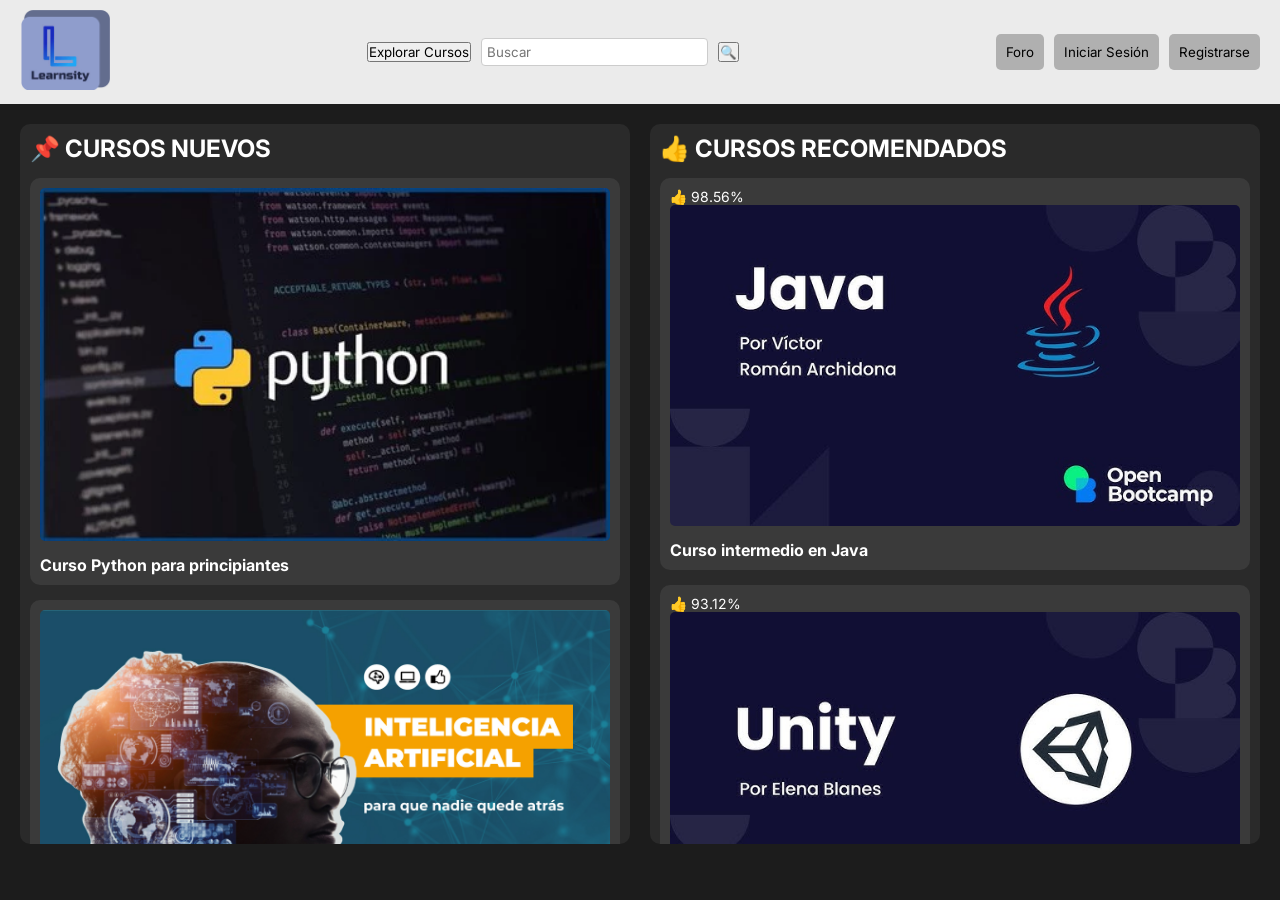
<file: Modelo/index.html>
<!DOCTYPE html>
<html lang="es">
<head>
  <meta charset="UTF-8">
  <meta name="viewport" content="width=device-width, initial-scale=1.0">
  <title>Learnsity</title>
  <link href="https://fonts.googleapis.com/css2?family=Inter:wght@400;600&display=swap" rel="stylesheet">
  <link rel="stylesheet" href="..\Vista\styles.css">
</head>
<body>

  <header>
    <div onclick="location.href='index.html'" style="cursor: pointer;">
     <img src="../Recursos/img/image1.png" alt="Logo de Learnsity">
    </div>
    <div class="search-container">
      <button>Explorar Cursos</button>
      <input type="text" placeholder="Buscar">
      <button>🔍</button>
    </div>
    <div id="nav-auth-buttons" class="nav-buttons">
      </div>
</header>
  <main>
    <div class="column">
      <h2>📌 CURSOS NUEVOS</h2>
      <div class="course">
        <div onclick="location.href='descripcion.html'" class="curso-card" style="cursor: pointer;">
        <img src="..\Recursos\img\image2.png" alt="Curso de Python">
          <h3>Curso Python para principiantes</h3>
        </div>
      </div>
      <div class="course">
        <img src="..\Recursos\img\image3.png" alt="Curso de IA">
        <h3>Inicia en el mundo de la IA y de las redes...</h3>
      </div>
      <div class="course">
        <img src="..\Recursos\img\image4.png" alt="Curso de SQL">
        <h3>Bases de datos SQL</h3>
      </div>
    </div>
    <div class="column">
      <h2>👍 CURSOS RECOMENDADOS</h2>
      <div class="course">
        <div class="rating">👍 98.56%</div>
        <img src="..\Recursos\img\image5.png" alt="Curso de Java">
        <h3>Curso intermedio en Java</h3>
      </div>
      <div class="course">
        <div class="rating">👍 93.12%</div>
        <img src="..\Recursos\img\image6.png" alt="Curso de Unity">
        <h3>Desarrollo de videojuegos con Unity</h3>
      </div>
      <div class="course">
        <div class="rating">👍 90.76%</div>
        <img src="..\Recursos\img\image7.png" alt="Curso de C#">
        <h3>Curso de C# desde cero</h3>
      </div>
    </div>
  </main>
  <script src="..\Control\auth.js"></script>
</body>
</html>
</file>
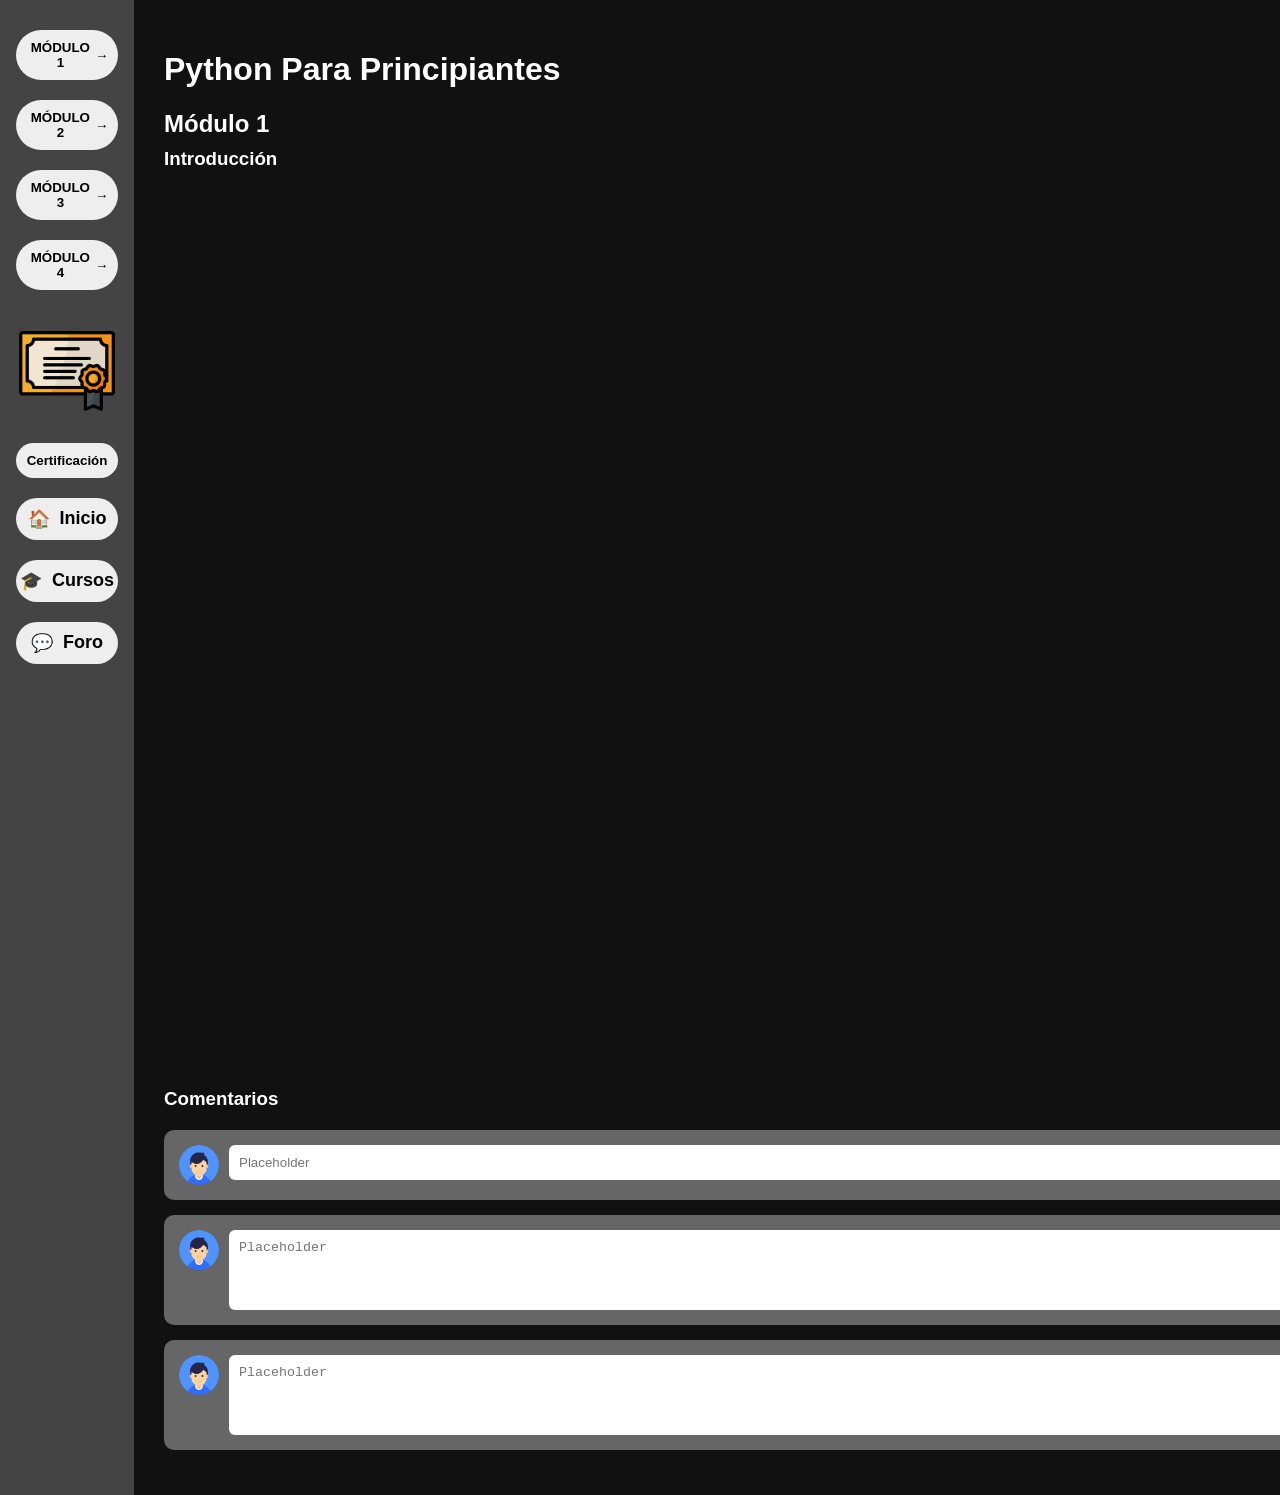
<file: Modelo/curso.html>
<!DOCTYPE html>
<html lang="es">
<head>
  <meta charset="UTF-8" />
  <meta name="viewport" content="width=device-width, initial-scale=1.0"/>
  <title>Curso - Python</title>
  <link rel="stylesheet" href="..\Vista\curso.css"/>
</head>
<body>
  <div class="curso-container">
    <div class="sidebar">
      <button>MÓDULO 1 <span>→</span></button>
      <button>MÓDULO 2 <span>→</span></button>
      <button>MÓDULO 3 <span>→</span></button>
      <button>MÓDULO 4 <span>→</span></button>

      <img src="..\Recursos\img\certificado.png" alt="Certificación" class="cert-img">
      <button class="certificacion-button">Certificación</button>

      <button class="nav-icon" onclick="location.href='index.html'">🏠 <span>Inicio</span></button>
      <button class="nav-icon">🎓 <span>Cursos</span></button>
      <button class="nav-icon" onclick="location.href='foro.html'">💬 <span>Foro</span></button>
    </div>

   <div class="content-area">
    <div class="video-section">
        <h1>Python Para Principiantes</h1>
        <h2>Módulo 1</h2>
        <h3>Introducción</h3>
        <iframe width="1296" height="864" src="https://www.youtube.com/embed/Kp4Mvapo5kc" frameborder="0" allow="accelerometer; autoplay; clipboard-write; encrypted-media; gyroscope; picture-in-picture; web-share" referrerpolicy="strict-origin-when-cross-origin" allowfullscreen></iframe>
    </div>
    <div class="comments-section">
        <h3>Comentarios</h3>

        <div class="comment-box">
          <img src="..\Recursos\img\avatar.png" alt="avatar"/>
          <input type="text" placeholder="Placeholder">
        </div>

        <div class="comment-box">
          <img src="..\Recursos\img\avatar.png" alt="avatar"/>
          <textarea placeholder="Placeholder"></textarea>
        </div>

        <div class="comment-box">
          <img src="..\Recursos\img\avatar.png" alt="avatar"/>
          <textarea placeholder="Placeholder"></textarea>
        </div>
      </div>
    </div>
  </div>
</div>
  <script src="../Control/curso.js"></script>
</body>
</html>
</file>
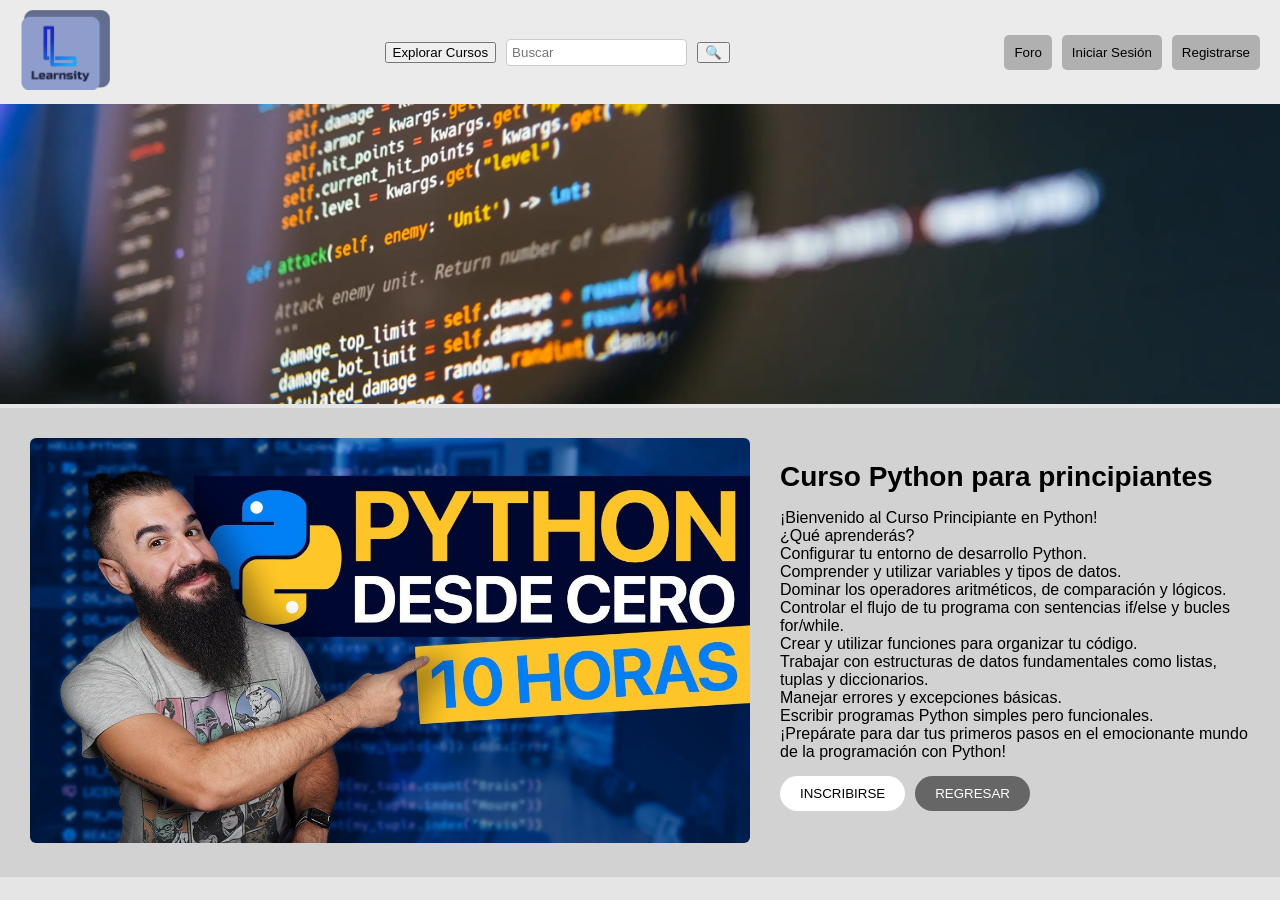
<file: Modelo/descripcion.html>
<!DOCTYPE html>
<html lang="es">
<head>
  <meta charset="UTF-8">
  <meta name="viewport" content="width=device-width, initial-scale=1.0">
  <title>Descripción del Curso - Python</title>
  <link rel="stylesheet" href="..\Vista\descripcion.css">
</head>
<body>
  <header>
    <div onclick="location.href='index.html'" style="cursor: pointer;">
     <img src="../Recursos/img/image1.png" alt="Logo de Learnsity">
    </div>
    <div class="search-container">
      <button>Explorar Cursos</button>
      <input type="text" placeholder="Buscar">
      <button>🔍</button>
    </div>
    <div id="nav-auth-buttons" class="nav-buttons">
      </div>
</header>

  <main class="course-description">
    <section class="hero">
      <img src="..\Recursos\img\image9.png" alt="Banner Python">
    </section>

    <section class="course-content">
      <div class="video-thumbnail">
        <img src="..\Recursos\img\image10.jpg" alt="Miniatura video">
      </div>
      <div class="description-text">
        <h2>Curso Python para principiantes</h2>
        <p>¡Bienvenido al Curso Principiante en Python! <br>
            ¿Qué aprenderás?<br>
            
            Configurar tu entorno de desarrollo Python.<br>
            Comprender y utilizar variables y tipos de datos.<br>
            Dominar los operadores aritméticos, de comparación y lógicos.<br>
            Controlar el flujo de tu programa con sentencias if/else y bucles for/while.<br>
            Crear y utilizar funciones para organizar tu código.<br>
            Trabajar con estructuras de datos fundamentales como listas, tuplas y diccionarios.<br>
            Manejar errores y excepciones básicas.<br>
            Escribir programas Python simples pero funcionales.<br>
            ¡Prepárate para dar tus primeros pasos en el emocionante mundo de la programación con Python!</p>
        <div class="buttons">
            <button class="inscribirse" onclick="window.location.href='curso.html'">INSCRIBIRSE</button>
            <button class="cancelar" onclick="location.href='index.html'">REGRESAR</button>
        </div>
      </div>
    </section>
  </main>
  <script src="..\Control\auth.js"></script>
</body>
</html>
</file>
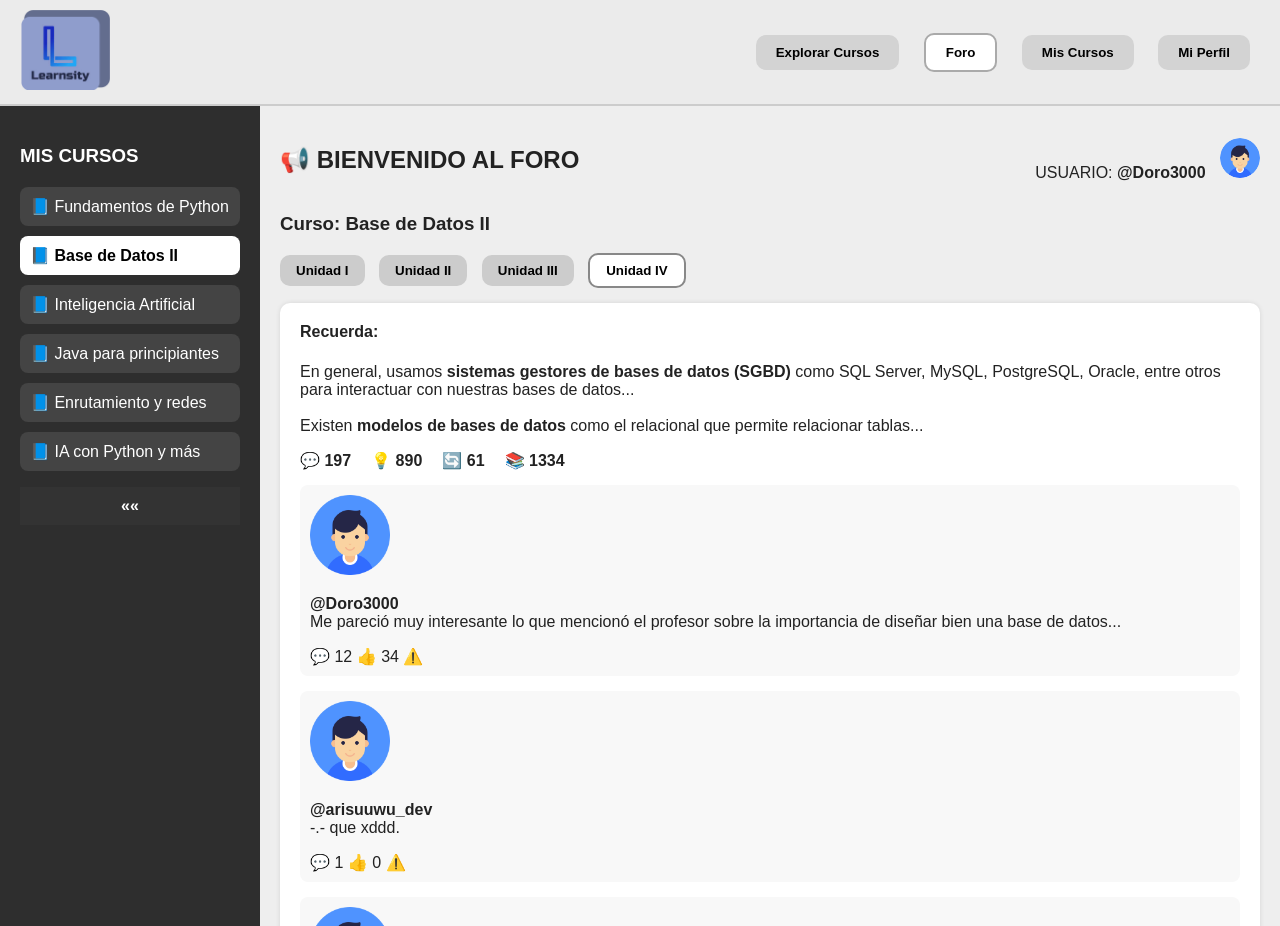
<file: Modelo/foro.html>
<!DOCTYPE html>
<html lang="es">
<head>
  <meta charset="UTF-8">
  <meta name="viewport" content="width=device-width, initial-scale=1.0">
  <title>Foro - Learnsity</title>
  <link rel="stylesheet" href="..\Vista\foro.css">
  <script>
    function toggleSidebar() {
      const sidebar = document.querySelector('.foro-sidebar');
      const content = document.querySelector('.foro-content');
      const courseTitles = document.querySelectorAll('.foro-sidebar ul li');

      sidebar.classList.toggle('collapsed');
      content.classList.toggle('expanded');

      courseTitles.forEach(li => {
        if (sidebar.classList.contains('collapsed')) {
          li.innerHTML = '📘';
        } else {
          li.innerHTML = li.getAttribute('data-fulltext');
        }
      });
    }

    document.addEventListener('DOMContentLoaded', () => {
      const courseItems = document.querySelectorAll('.foro-sidebar ul li');
      courseItems.forEach(li => {
        li.setAttribute('data-fulltext', li.innerHTML);
      });
    });
  </script>
</head>
<body>
  <header class="foro-header">
    <div onclick="location.href='index.html'" class="curso-card">
      <img src="..\Recursos\img\image1.png" alt="Logo de Learnsity">
    </div>
    <div class="nav-bar">
      <button onclick="location.href='index.html'">Explorar Cursos</button>
      <button class="active">Foro</button>
      <button>Mis Cursos</button>
      <button>Mi Perfil</button>
    </div>
  </header>

  <main class="foro-main">
    <aside class="foro-sidebar">
      <h3>MIS CURSOS</h3>
      <ul>
        <li>📘 Fundamentos de Python</li>
        <li class="active">📘 Base de Datos II</li>
        <li>📘 Inteligencia Artificial</li>
        <li>📘 Java para principiantes</li>
        <li>📘 Enrutamiento y redes</li>
        <li>📘 IA con Python y más</li>
      </ul>
      <div class="collapse-toggle" onclick="toggleSidebar()">««</div>
    </aside>

    <section class="foro-content">
      <header class="foro-header-section">
        <h2>📢 BIENVENIDO AL FORO</h2>
        <div class="user-info">
          <span>USUARIO: <strong>@Doro3000</strong></span>
          <img src="..\Recursos\img\avatar.png" alt="Avatar de usuario">
        </div>
      </header>

      <div class="foro-post">
        <h3>Curso: Base de Datos II</h3>
        <nav class="unidad-tabs">
          <button>Unidad I</button>
          <button>Unidad II</button>
          <button>Unidad III</button>
          <button class="active">Unidad IV</button>
        </nav>

        <article class="foro-article">
          <h4>Recuerda:</h4>
          <p>
            En general, usamos <strong>sistemas gestores de bases de datos (SGBD)</strong>
            como SQL Server, MySQL, PostgreSQL, Oracle, entre otros para interactuar con nuestras bases de datos... 
            <br><br>
            Existen <strong>modelos de bases de datos</strong> como el relacional que permite relacionar tablas... 
          </p>

          <div class="foro-feedback">
            <span>💬 197</span>
            <span>💡 890</span>
            <span>🔄 61</span>
            <span>📚 1334</span>
          </div>

          <div class="foro-comentario">
            <img width="80" height="80" src="..\Recursos\img\avatar.png" alt="avatar">
            <p><strong>@Doro3000</strong><br>
            Me pareció muy interesante lo que mencionó el profesor sobre la importancia de diseñar bien una base de datos...</p>
            <div class="comentario-feedback">💬 12 👍 34 ⚠️</div>
          </div>

          <div class="foro-comentario">
            <img width="80" height="80" src="..\Recursos\img\avatar.png" alt="avatar">
            <p><strong>@arisuuwu_dev</strong><br>
            -.- que xddd.</p>
            <div class="comentario-feedback">💬 1 👍 0 ⚠️</div>
          </div>

          <div class="foro-comentario">
            <img width="80" height="80" src="..\Recursos\img\avatar.png" alt="avatar">
            <p><strong>@momichilover1123</strong><br>
            so</p>
            <div class="comentario-feedback">💬 1 👍 0 ⚠️</div>
          </div>

          <div class="foro-input">
            <input type="text" placeholder="Inserte un comentario...">
            <button>GIF</button>
            <button>😊</button>
            <button>📤</button>
          </div>
        </article>
      </div>
    </section>
  </main>
</body>
</html>
</file>
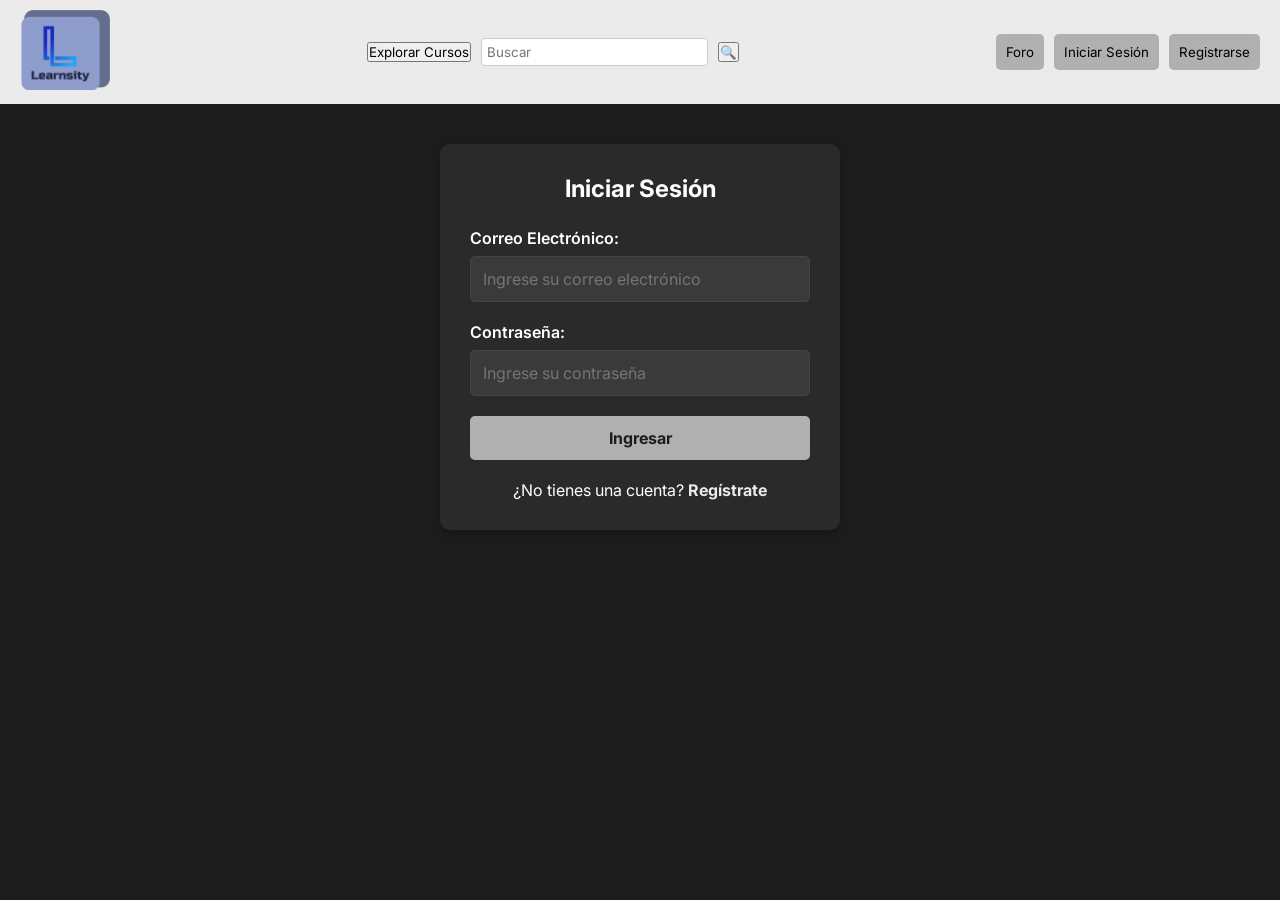
<file: Modelo/login.html>
<!DOCTYPE html>
<html lang="es">
<head>
    <meta charset="UTF-8">
    <meta name="viewport" content="width=device-width, initial-scale=1.0">
    <title>Iniciar Sesión - Learnsity</title>
    <link href="https://fonts.googleapis.com/css2?family=Inter:wght@400;600&display=swap" rel="stylesheet">
    <link rel="stylesheet" href="../Vista/styles.css">
    <link rel="stylesheet" href="../Vista/forms.css">
</head>
<body>
    <header>
        <div onclick="location.href='index.html'" style="cursor: pointer;">
            <img src="../Recursos/img/image1.png" alt="Logo de Learnsity">
        </div>
        <div class="search-container">
            <button>Explorar Cursos</button>
            <input type="text" placeholder="Buscar">
            <button>🔍</button>
        </div>
        <div id="nav-auth-buttons" class="nav-buttons"></div>
    </header>

    <main class="form-main">
        <div class="form-container">
            <h2>Iniciar Sesión</h2>
            <form id="loginForm" onsubmit="handleLogin(event)" novalidate>
                <label for="correo">Correo Electrónico:</label>
                <input type="email" id="correo" name="Correo" placeholder="Ingrese su correo electrónico" required>

                <label for="password">Contraseña:</label>
                <input type="password" id="password" name="password" placeholder="Ingrese su contraseña" required>

                <button type="submit">Ingresar</button>
            </form>
            <p>¿No tienes una cuenta? <a href="registro.html">Regístrate</a></p>
        </div>
    </main>
    
    <script src="../Control/auth.js"></script>
</body>
</html>
</file>
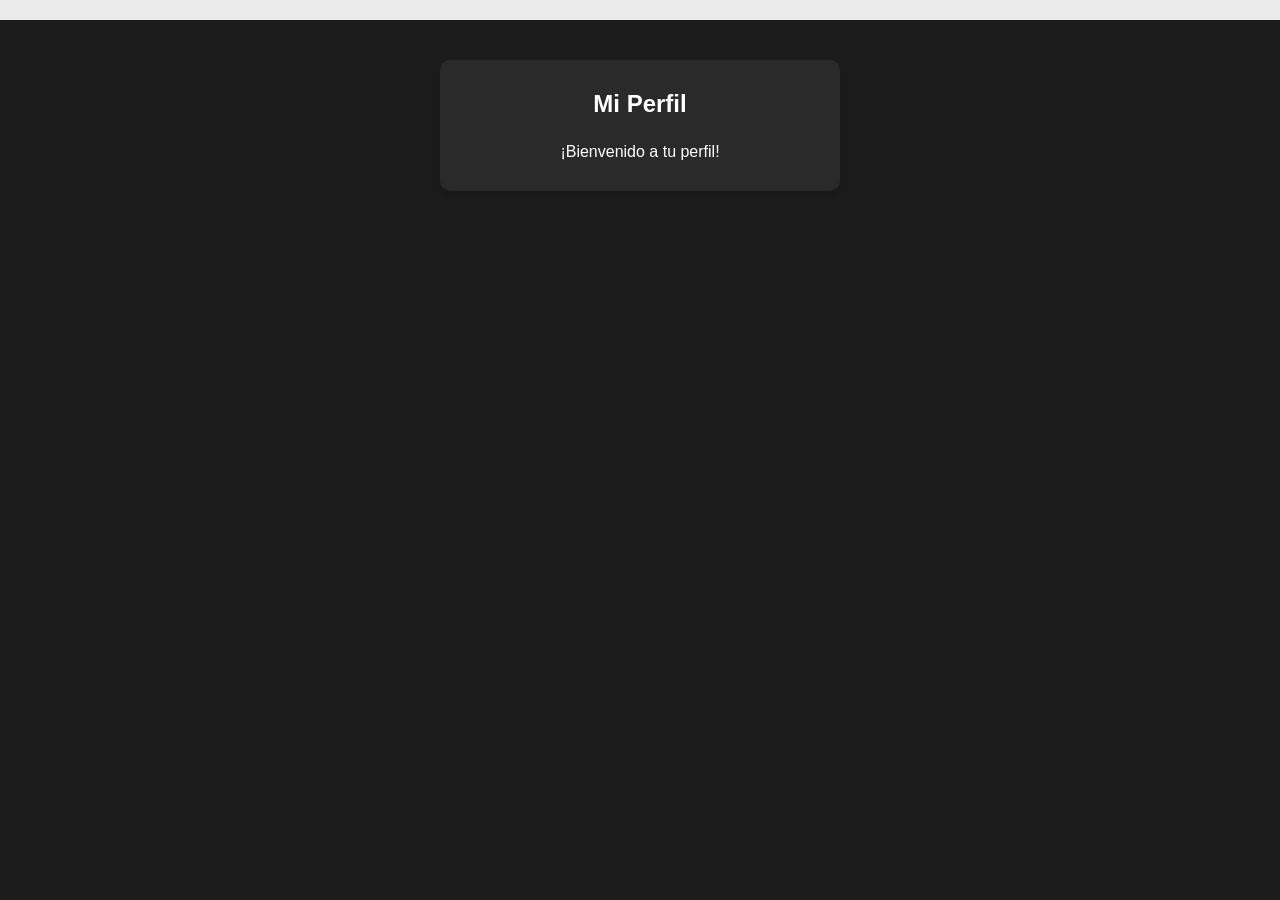
<file: Modelo/mi_perfil.html>
<!DOCTYPE html>
<html lang="es">
<head>
    <meta charset="UTF-8">
    <title>Mi Perfil - Learnsity</title>
    <link rel="stylesheet" href="../Vista/styles.css">
    <link rel="stylesheet" href="../Vista/forms.css">
</head>
<body>
    <header>
        </header>
    <main class="form-main">
        <div class="form-container">
            <h2 id="profile-welcome">Mi Perfil</h2>
            <p>¡Bienvenido a tu perfil!</p>
        </div>
    </main>
    <script src="../Control/auth.js"></script>
</body>
</html>
</file>
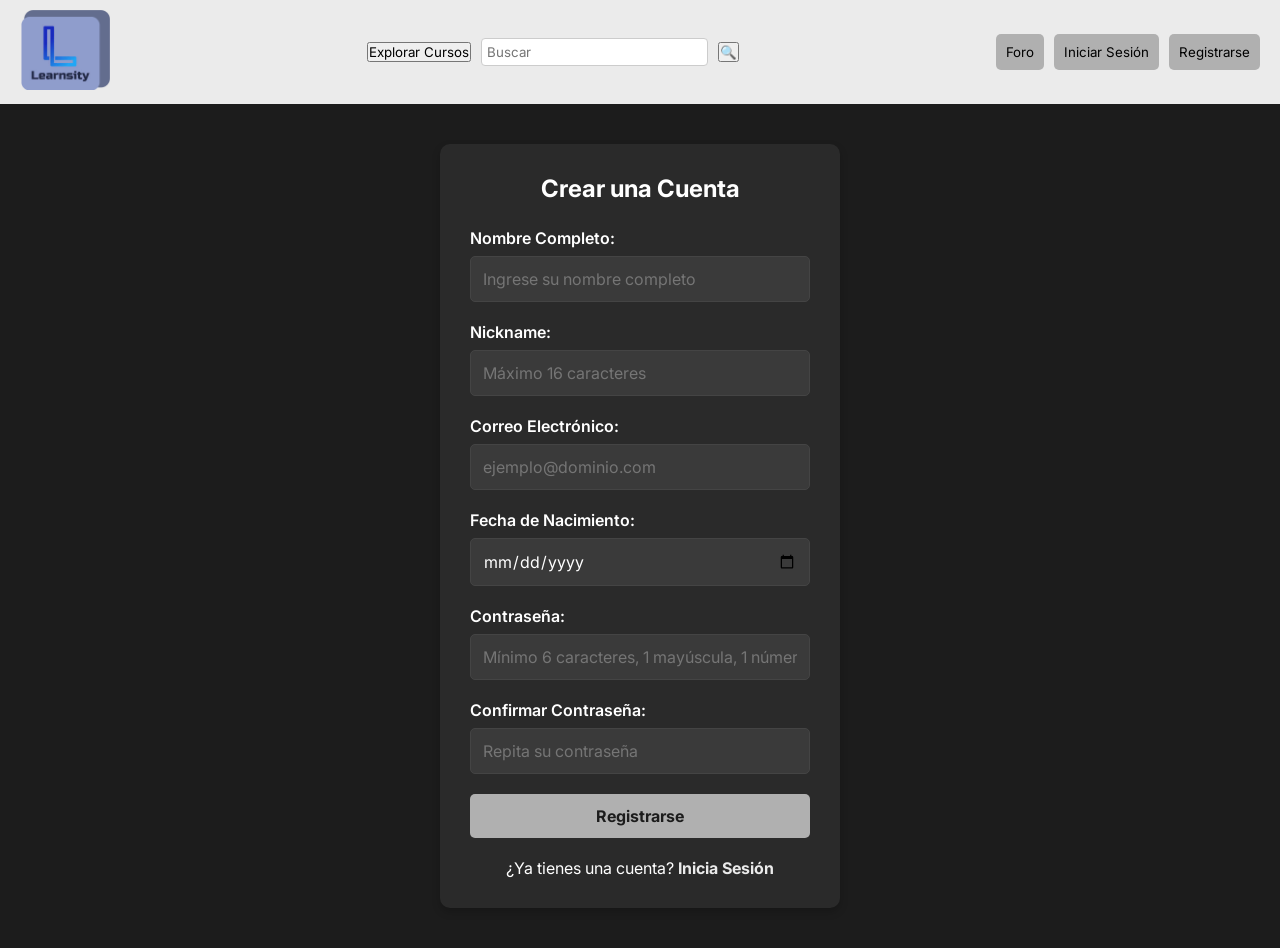
<file: Modelo/registro.html>
<!DOCTYPE html>
<html lang="es">
<head>
    <meta charset="UTF-8">
    <meta name="viewport" content="width=device-width, initial-scale=1.0">
    <title>Registro - Learnsity</title>
    <link href="https://fonts.googleapis.com/css2?family=Inter:wght@400;600&display=swap" rel="stylesheet">
    <link rel="stylesheet" href="../Vista/styles.css"> 
    <link rel="stylesheet" href="../Vista/forms.css">
    <style>
        .error-message {
            color: #ff8a8a; font-size: 12px; margin-top: -15px;
            margin-bottom: 10px; display: none;
        }
    </style>
</head>
<body>
    <header>
        <div onclick="location.href='index.html'" style="cursor: pointer;">
            <img src="../Recursos/img/image1.png" alt="Logo de Learnsity">
        </div>
        <div class="search-container">
            <button>Explorar Cursos</button>
            <input type="text" placeholder="Buscar">
            <button>🔍</button>
        </div>
        <div id="nav-auth-buttons" class="nav-buttons"></div>
    </header>

    <main class="form-main">
        <div class="form-container">
            <h2>Crear una Cuenta</h2>
            <form id="registroForm" onsubmit="handleRegister(event)" novalidate>
                <label for="nombre-completo">Nombre Completo:</label>
                <input type="text" id="nombre-completo" name="Nombre_Completo" placeholder="Ingrese su nombre completo" required>
                <label for="nickname">Nickname:</label>
                <input type="text" id="nickname" name="Nickname" placeholder="Máximo 16 caracteres" required>
                <div id="nicknameError" class="error-message"></div>
                <label for="correo">Correo Electrónico:</label>
                <input type="email" id="correo" name="Correo" placeholder="ejemplo@dominio.com" required>
                <div id="correoError" class="error-message"></div>
                <label for="fecha-nacimiento">Fecha de Nacimiento:</label>
                <input type="date" id="fecha-nacimiento" name="Fecha_Nacimiento" required>
                <div id="fechaError" class="error-message"></div>
                <label for="password">Contraseña:</label>
                <input type="password" id="password" name="password" placeholder="Mínimo 6 caracteres, 1 mayúscula, 1 número, 1 símbolo" required>
                <div id="passwordError" class="error-message"></div>
                <label for="confirm-password">Confirmar Contraseña:</label>
                <input type="password" id="confirm-password" name="confirm_password" placeholder="Repita su contraseña" required>
                <div id="confirmPasswordError" class="error-message"></div>
                <button type="submit">Registrarse</button>
            </form>
            <p>¿Ya tienes una cuenta? <a href="login.html">Inicia Sesión</a></p>
        </div>
    </main>

    <script src="../Control/auth.js"></script>
</body>
</html>
</file>
<file: Vista/styles.css>
* {
    box-sizing: border-box;
    margin: 0;
    padding: 0;
    font-family: 'Inter', sans-serif;
  }
  
  body {
    background-color: #1c1c1c;
    color: #fff;
  }
  
  header {
    background-color: #EBEBEB;
    padding: 10px 20px;
    display: flex;
    align-items: center;
    justify-content: space-between;
    flex-wrap: wrap;
    gap: 10px;
  }
  
  header img {
    height: 80px;
  }
  
  .search-container {
    display: flex;
    align-items: center;
    gap: 10px;
    flex: 1;
    justify-content: center;
  }
  
  .search-container input {
    padding: 5px;
    border-radius: 4px;
    border: 1px solid #ccc;
  }
  
  .nav-buttons {
    display: flex;
    gap: 10px;
    justify-content: center;
    flex-wrap: wrap;
  }
  
  .nav-buttons button {
    background: #b0b0b0;
    border: none;
    padding: 10px;
    border-radius: 5px;
    cursor: pointer;
  }
  
  main {
    display: flex;
    padding: 20px;
    gap: 20px;
  }
  
  .column {
    flex: 1;
    background: #2a2a2a;
    border-radius: 10px;
    padding: 10px;
    overflow-y: auto;
    max-height: 80vh;
  }
  
  .column h2 {
    margin-bottom: 15px;
  }
  
  .course {
    background: #3a3a3a;
    border-radius: 10px;
    margin-bottom: 15px;
    padding: 10px;
  }
  
  .course img {
    width: 100%;
    border-radius: 5px;
  }
  
  .course h3 {
    margin-top: 10px;
    font-size: 16px;
  }
  
  .rating {
    display: flex;
    align-items: center;
    gap: 10px;
    font-size: 14px;
  }
  
  .sidebar {
    position: fixed;
    top: 0;
    right: -100%;
    width: 300px;
    height: 100%;
    background-color: #3a3a3a;
    box-shadow: -2px 0 5px rgba(0,0,0,0.5);
    transition: right 0.3s ease-in-out;
    padding: 20px;
    z-index: 1000;
  }
  
  .sidebar-form {
    display: flex;
    flex-direction: column;
  }
  
  .sidebar-form input {
    margin-bottom: 10px;
    padding: 8px;
    border-radius: 8px;
    border: none;
  }
  
  .sidebar-form button {
    margin-top: 10px;
    padding: 10px;
    border: none;
    border-radius: 8px;
    background-color: black;
    color: white;
    font-weight: bold;
  }
  
  .close-btn {
    position: absolute;
    top: 10px;
    left: 10px;
    background: transparent;
    border: none;
    font-size: 24px;
    cursor: pointer;
  }
</file>
<file: Vista/forms.css>
.form-main {
    display: flex;
    justify-content: center;
    align-items: center;
    padding: 40px 20px;
    background-color: #1c1c1c; /* Mismo fondo que el body del index */
}

.form-container {
    background-color: #2a2a2a;
    padding: 30px;
    border-radius: 10px;
    box-shadow: 0 4px 8px rgba(0,0,0,0.2);
    width: 100%;
    max-width: 400px;
    color: #fff;
}

.form-container h2 {
    text-align: center;
    margin-bottom: 25px;
    font-size: 24px;
}

.form-container form {
    display: flex;
    flex-direction: column;
}

.form-container label {
    margin-bottom: 8px;
    font-weight: 600;
}

.form-container input {
    padding: 12px;
    margin-bottom: 20px;
    border-radius: 5px;
    border: 1px solid #444;
    background-color: #3a3a3a;
    color: #fff;
    font-size: 16px;
}

.form-container input:focus {
    outline: none;
    border-color: #b0b0b0;
}

.form-container button {
    padding: 12px;
    border: none;
    border-radius: 5px;
    background-color: #b0b0b0;
    color: #1c1c1c;
    font-weight: bold;
    cursor: pointer;
    font-size: 16px;
    transition: background-color 0.3s ease;
}

.form-container button:hover {
    background-color: #999;
}

.form-container p {
    text-align: center;
    margin-top: 20px;
}

.form-container a {
    color: #EBEBEB;
    text-decoration: none;
    font-weight: bold;
}

.form-container a:hover {
    text-decoration: underline;
}
/* ... (tu css existente) ... */

/* Estilos para el Pop-up de Notificación */
/* Estilos para el Pop-up de Notificación */
.popup {
    position: fixed;
    top: 20px;
    right: -400px; /* Inicia fuera de la pantalla */
    padding: 15px 25px;
    border-radius: 8px;
    box-shadow: 0 4px 15px rgba(0,0,0,0.2);
    font-size: 16px;
    font-weight: 600;
    z-index: 2000;
    transition: right 0.5s ease-in-out;
    background-color: #333;
    color: white;
}
.popup.show { right: 20px; }
.popup.success { background-color: #4CAF50; }
.popup.error { background-color: #f44336; }
</file>
